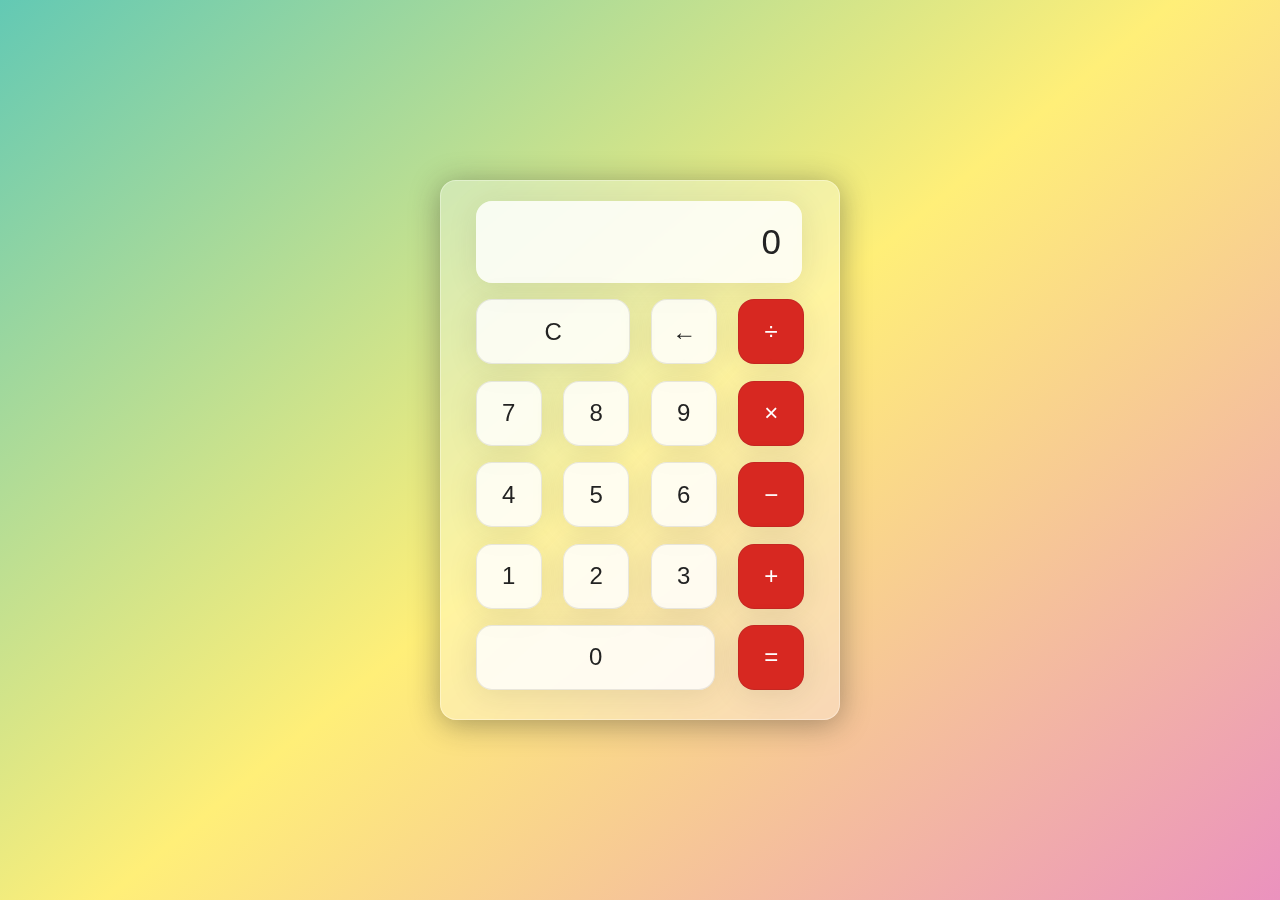
<file: index.html>
<!DOCTYPE html>
<html lang="en">
<head>
    <meta charset="UTF-8">
    <meta http-equiv="X-UA-Compatible" content="IE=edge">
    <meta name="viewport" content="width=device-width, initial-scale=1.0">
    <link rel="stylesheet" href="style.css">
    
    <title>Caculator</title>
</head>
<body>
    <div class="wrapper">
        <section class="screen">
            0
        </section>
        <section class="calc-buttons">
            <div class="calc-button-row">
                <button class="calc-button double">
                    C
                </button>
                <button class="calc-button">
                    &larr;
                </button>
                <button class="calc-button">
                    &divide;
                </button>

            </div>

            <div class="calc-button-row">
                <button class="calc-button">
                    7
                </button>
                <button class="calc-button">
                    8
                </button>
                <button class="calc-button">
                    9
                </button>
                <button class="calc-button">
                    &times;
                </button>
            </div>
            <div class="calc-button-row">
                <button class="calc-button">
                    4
                </button>
                <button class="calc-button">
                    5
                </button>
                <button class="calc-button">
                    6
                </button>
                <button class="calc-button">
                    &minus;
                </button>
            </div>
            <div class="calc-button-row">
                <button class="calc-button">
                    1
                </button>
                <button class="calc-button">
                    2
                </button>
                <button class="calc-button">
                    3
                </button>
                <button class="calc-button">
                    &plus;
                </button>
            </div>
            <div class="calc-button-row">
                <button class="calc-button triple">
                    0
                </button>
                <button class="calc-button">
                    &equals;
                </button>
            </div>

        </section>
    </div>  
<script src="script.js"></script>     
</body>
</html>
</file>
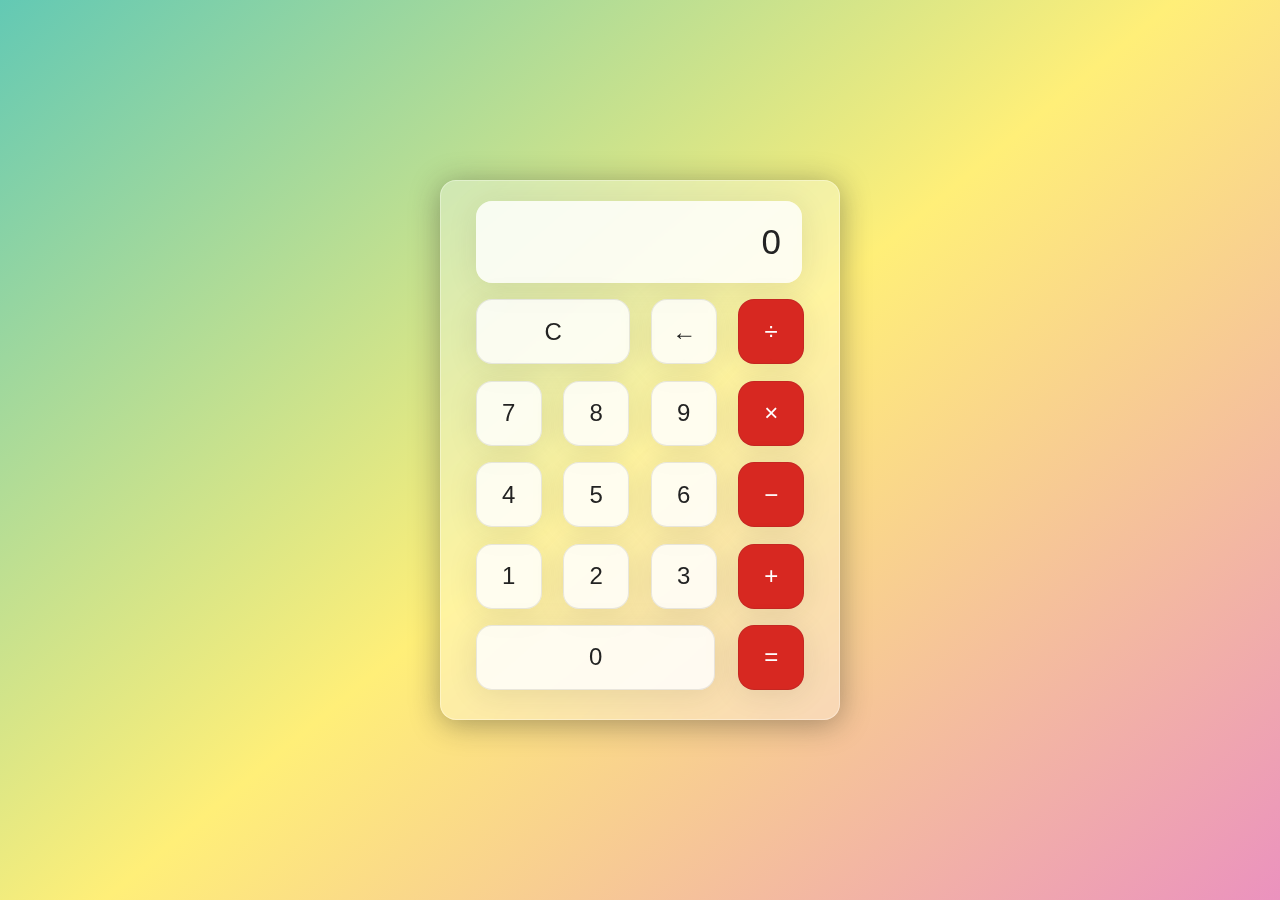
<file: calculator/index.html>
<!DOCTYPE html>
<html lang="en">
<head>
    <meta charset="UTF-8">
    <meta http-equiv="X-UA-Compatible" content="IE=edge">
    <meta name="viewport" content="width=device-width, initial-scale=1.0">
    <link rel="stylesheet" href="style.css">
    <script scr="index.js"></script> 
    <title>Caculator</title>
</head>
<body>
    <div class="wrapper">
        <section class="screen">
            0
        </section>
        <section class="calc-buttons">
            <div class="calc-button-row">
                <button class="calc-button double">
                    C
                </button>
                <button class="calc-button">
                    &larr;
                </button>
                <button class="calc-button">
                    &divide;
                </button>

            </div>

            <div class="calc-button-row">
                <button class="calc-button">
                    7
                </button>
                <button class="calc-button">
                    8
                </button>
                <button class="calc-button">
                    9
                </button>
                <button class="calc-button">
                    &times;
                </button>
            </div>
            <div class="calc-button-row">
                <button class="calc-button">
                    4
                </button>
                <button class="calc-button">
                    5
                </button>
                <button class="calc-button">
                    6
                </button>
                <button class="calc-button">
                    &minus;
                </button>
            </div>
            <div class="calc-button-row">
                <button class="calc-button">
                    1
                </button>
                <button class="calc-button">
                    2
                </button>
                <button class="calc-button">
                    3
                </button>
                <button class="calc-button">
                    &plus;
                </button>
            </div>
            <div class="calc-button-row">
                <button class="calc-button triple">
                    0
                </button>
                <button class="calc-button">
                    &equals;
                </button>
            </div>

        </section>
    </div>   
</body>
</html>
</file>
<file: style.css>
html{
    box-sizing: border-box;
    height: 100%;
}

*,
*::before,
*::after{
    box-sizing: inherit;
    margin: 0;
    padding: 0;
}

body{
    align-items: center;
    background: linear-gradient(320deg, #eb92be, #ffef78, #63c9b4);
    display: flex;
    font-family:Impact, Haettenschweiler, 'Arial Narrow Bold', sans-serif;
    height: inherit;
    justify-content: center;

}

.wrapper{
    backdrop-filter: blur(5.5px);
    border-radius: 16px;
    box-shadow: 0 4px 30px rgba(35, 35, 35, 0.4);
    color: #232323;
    backdrop-filter: blur(4px);
    -webkit-backdrop-filter: blur(4px);
    background: rgba(255, 255, 255, 0.3);
    border: 1px solid rgba(255, 255, 255, 0.34);
    flex-basis: 400px;
    height: 540px;
    padding: 20px 35px;
}
.screen{
    backdrop-filter: blur(5.5px);
    background: rgba(255, 255, 255, 0.75);
    border: 1px solid rgba(255, 255, 255, 0.01);
    border-radius: 16px;
    box-shadow: 0 4px 30px rgba(35, 35, 35, 0.1);
    color: #232323;
    font-size: 35px;
    overflow: auto;
    padding: 20px;
    text-align: right;
    width: 326px;
}

.calc-button-row{
    display: flex;
    justify-content: space-between;
    margin: 5% 0;
}

.calc-button{
    backdrop-filter: blur(5.5px);
    background: rgba(255, 255, 255, 0.75);
    border: 1px solid rgba(35, 35, 35, 0.1);
    border-radius: 16px;
    box-shadow: 0 4px 30px rgba(35, 35, 35, 0.1);
    color: #232323;
    flex-basis: 20%;
    font-family: inherit;
    font-size: 24px;
    height: 65px;
}
.calc-button:last-child{
    backdrop-filter: blur(5.5px);
    background: rgba(255, 255, 255, 0.75);
    border: 1px solid rgba(35, 35, 35, 0.1);
    border-radius: 16px;
    box-shadow: 0 4px 30px rgba(35, 35, 35, 0.1);
    color:#fff;
    background: #d72821;
}

.calc-button:last-child:hover{
    background-color: inherit;
    color: inherit;
}

.calc-button:hover{
    background-color: inherit;
}
.calc-button:active{
    background-color: #ffef78;
}
.double{
    flex-basis: 47%;
}
.triple {
    flex-basis: 73%;
}
</file>
<file: calculator/style.css>
html{
    box-sizing: border-box;
    height: 100%;
}

*,
*::before,
*::after{
    box-sizing: inherit;
    margin: 0;
    padding: 0;
}

body{
    align-items: center;
    background: linear-gradient(320deg, #eb92be, #ffef78, #63c9b4);
    display: flex;
    font-family:Impact, Haettenschweiler, 'Arial Narrow Bold', sans-serif;
    height: inherit;
    justify-content: center;

}

.wrapper{
    backdrop-filter: blur(5.5px);
    border-radius: 16px;
    box-shadow: 0 4px 30px rgba(35, 35, 35, 0.4);
    color: #232323;
    backdrop-filter: blur(4px);
    -webkit-backdrop-filter: blur(4px);
    background: rgba(255, 255, 255, 0.3);
    border: 1px solid rgba(255, 255, 255, 0.34);
    flex-basis: 400px;
    height: 540px;
    padding: 20px 35px;
}
.screen{
    backdrop-filter: blur(5.5px);
    background: rgba(255, 255, 255, 0.75);
    border: 1px solid rgba(255, 255, 255, 0.01);
    border-radius: 16px;
    box-shadow: 0 4px 30px rgba(35, 35, 35, 0.1);
    color: #232323;
    font-size: 35px;
    overflow: auto;
    padding: 20px;
    text-align: right;
    width: 326px;
}

.calc-button-row{
    display: flex;
    justify-content: space-between;
    margin: 5% 0;
}

.calc-button{
    backdrop-filter: blur(5.5px);
    background: rgba(255, 255, 255, 0.75);
    border: 1px solid rgba(35, 35, 35, 0.1);
    border-radius: 16px;
    box-shadow: 0 4px 30px rgba(35, 35, 35, 0.1);
    color: #232323;
    flex-basis: 20%;
    font-family: inherit;
    font-size: 24px;
    height: 65px;
}
.calc-button:last-child{
    backdrop-filter: blur(5.5px);
    background: rgba(255, 255, 255, 0.75);
    border: 1px solid rgba(35, 35, 35, 0.1);
    border-radius: 16px;
    box-shadow: 0 4px 30px rgba(35, 35, 35, 0.1);
    color:#fff;
    background: #d72821;
}

.calc-button:last-child:hover{
    background-color: inherit;
    color: inherit;
}

.calc-button:hover{
    background-color: inherit;
}
.calc-button:active{
    background-color: #ffef78;
}
.double{
    flex-basis: 47%;
}
.triple {
    flex-basis: 73%;
}
</file>
